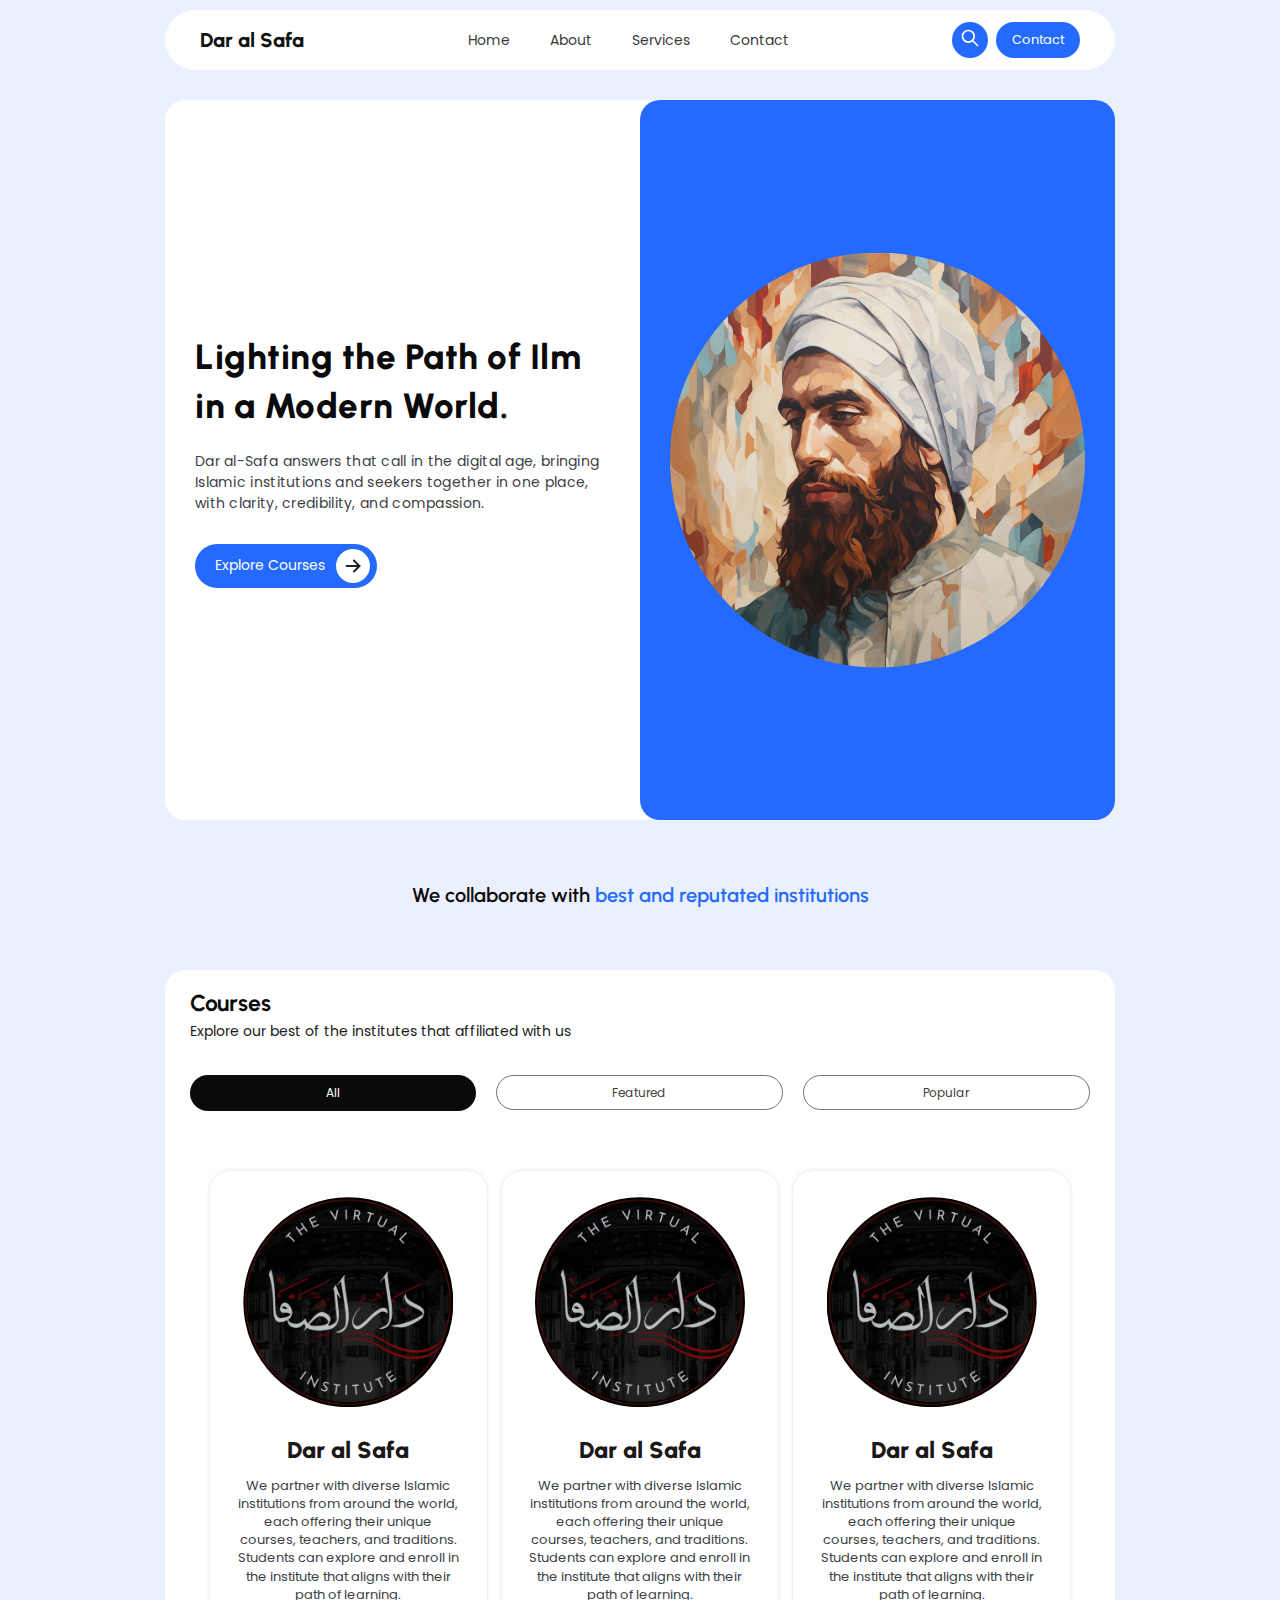
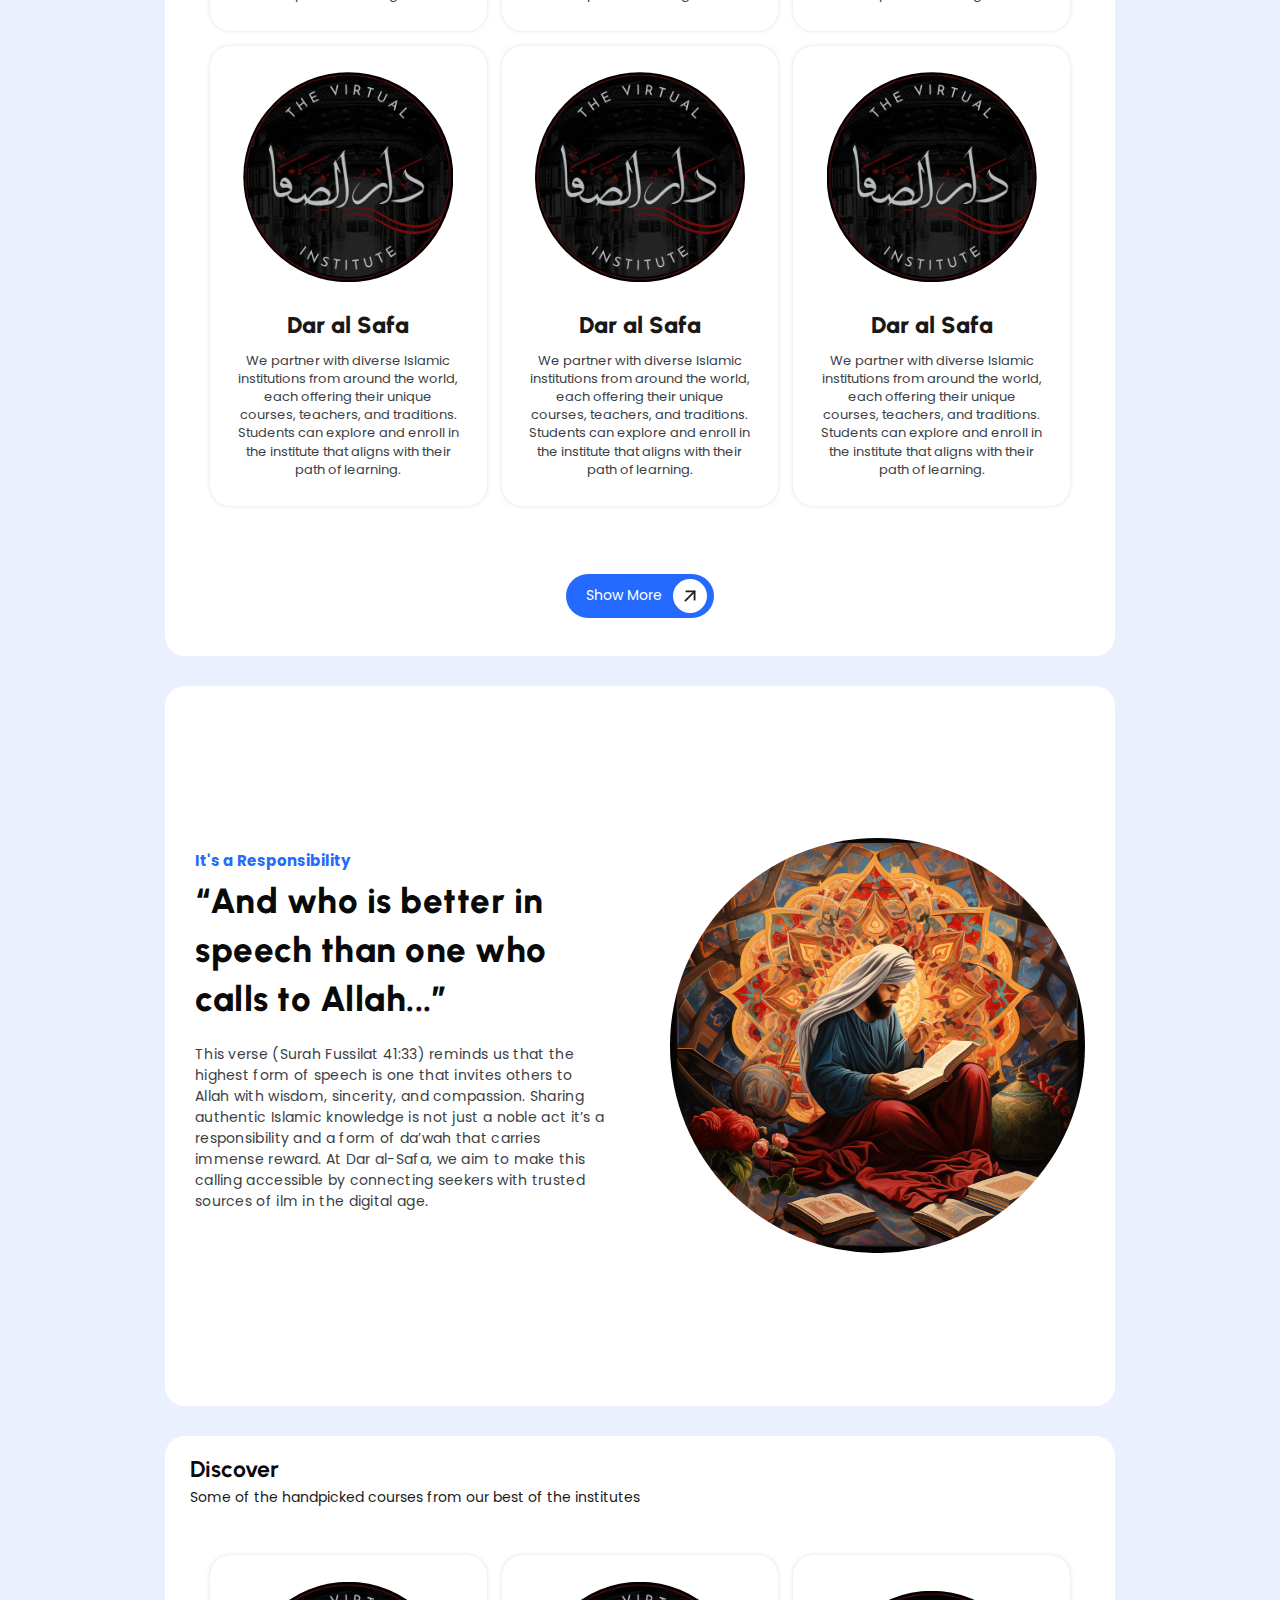
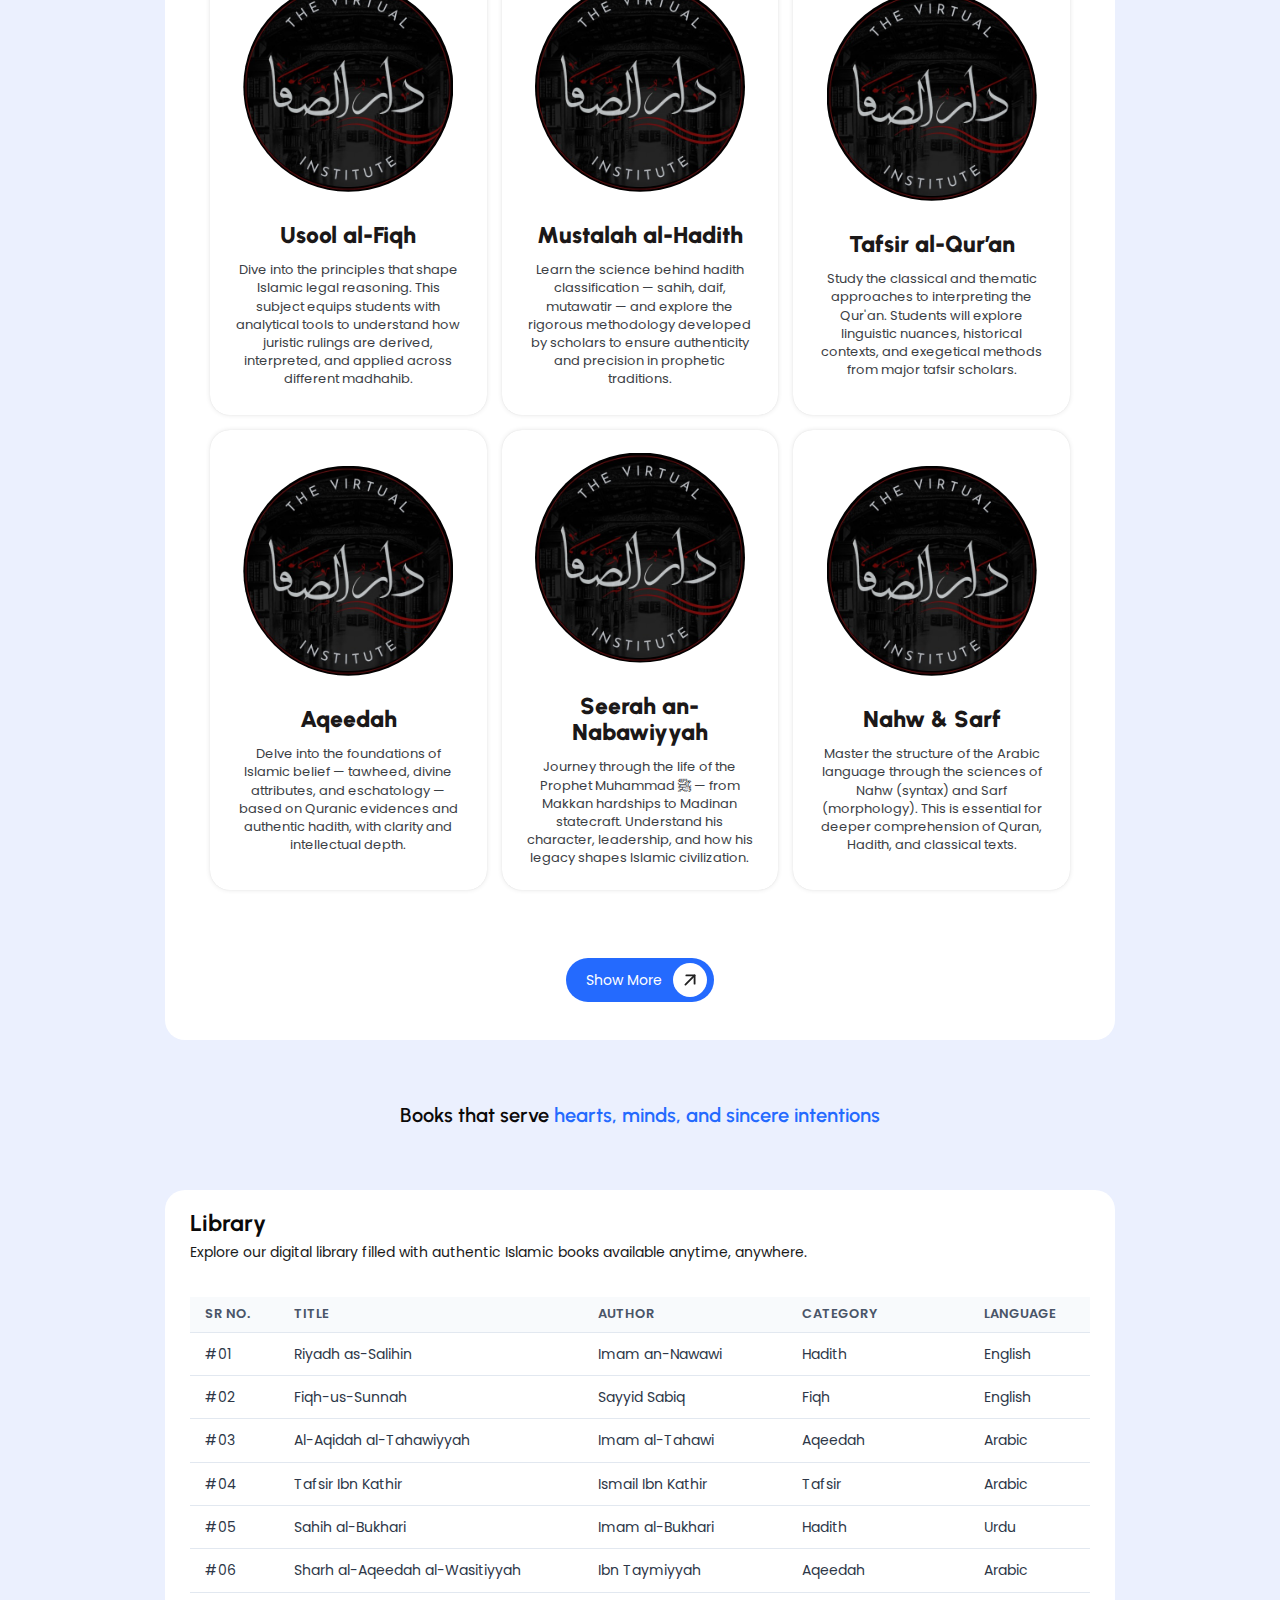
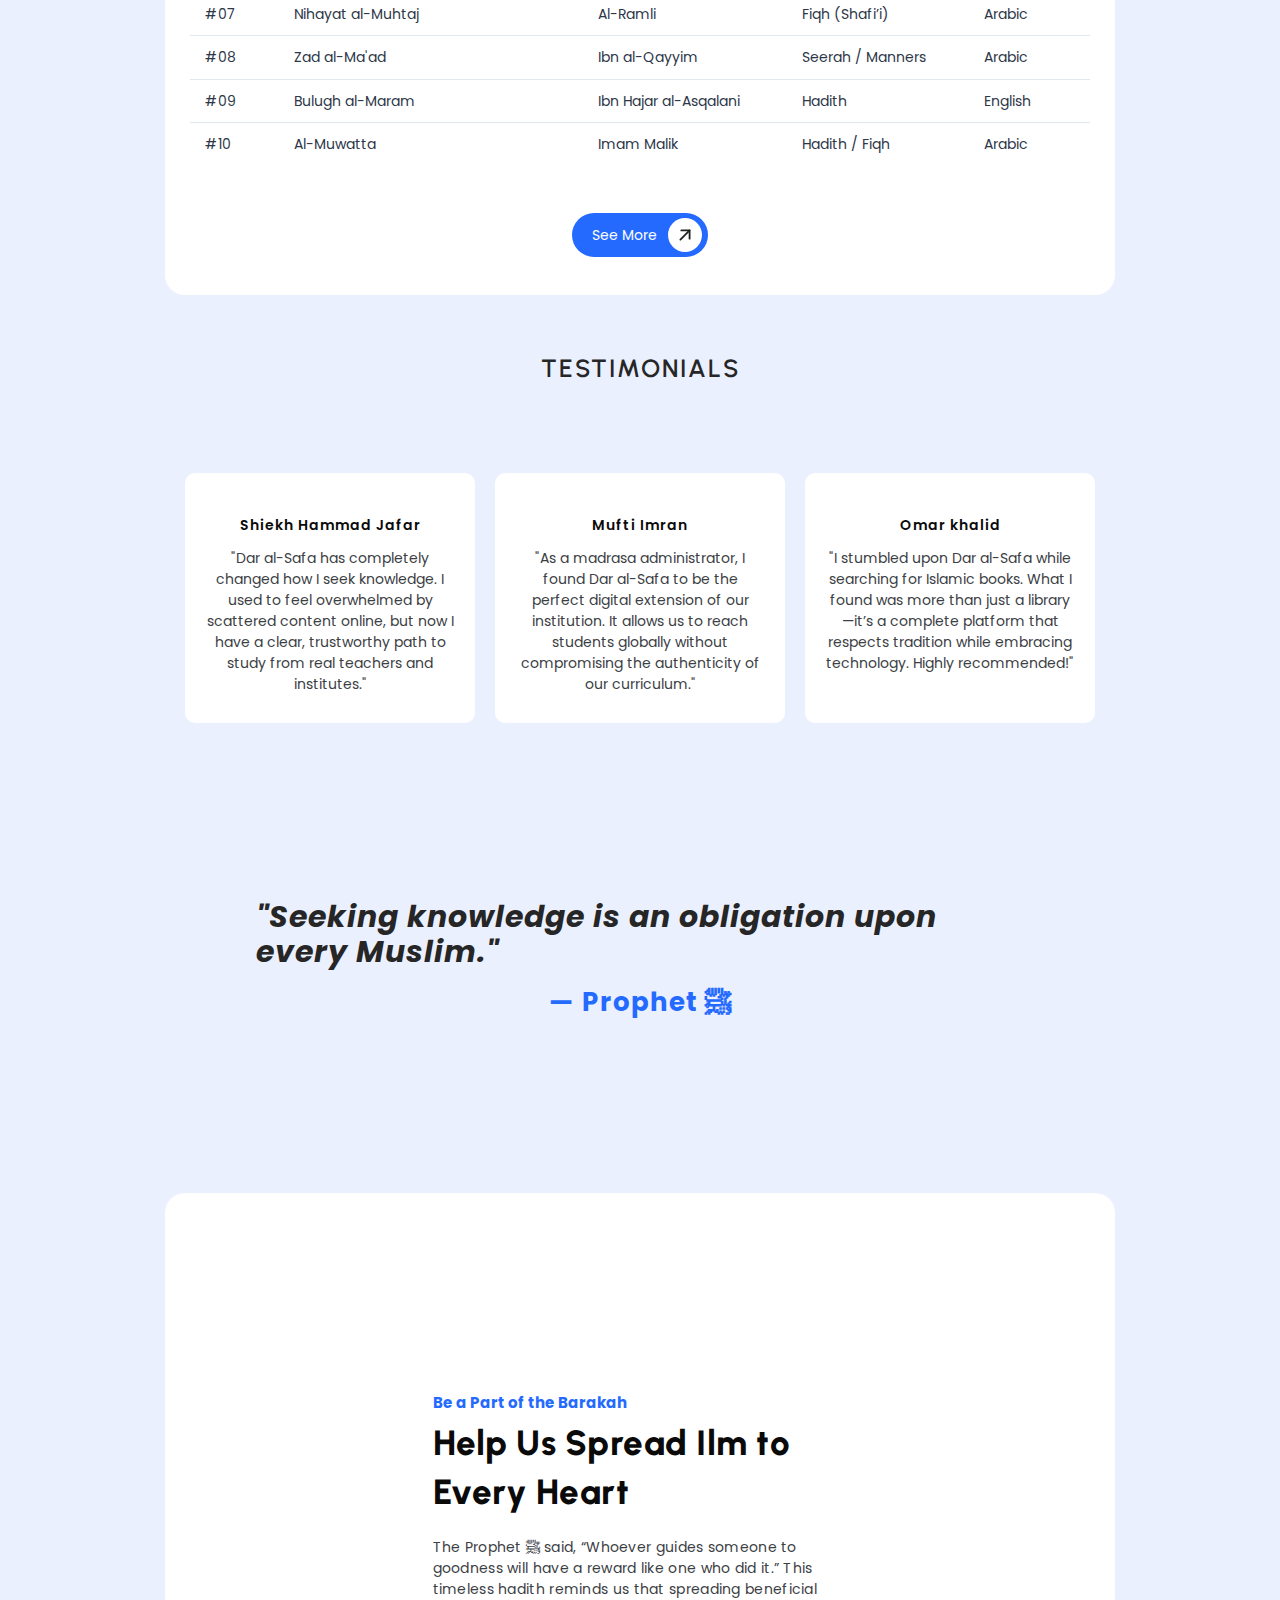
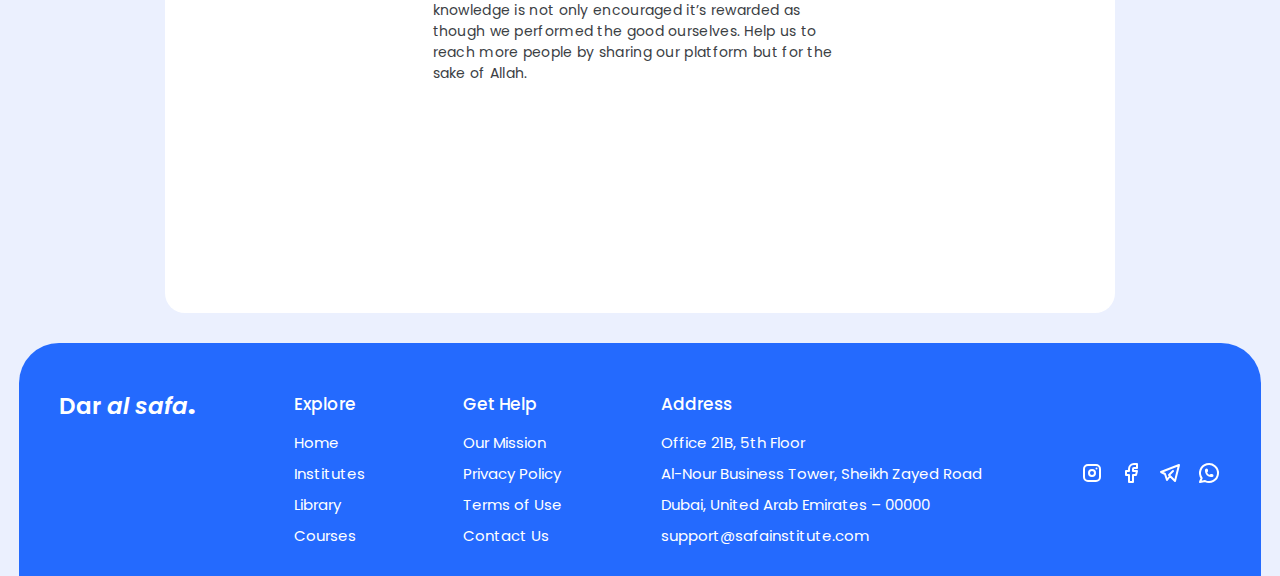
<file: index.html>
<!DOCTYPE html>
<html lang="en">

<head>
    <meta charset="UTF-8">
    <meta name="viewport" content="width=device-width, initial-scale=1.0">
    <title>Document</title>
    <link rel="preconnect" href="https://fonts.googleapis.com">
    <link rel="preconnect" href="https://fonts.gstatic.com" crossorigin>
    <link
        href="https://fonts.googleapis.com/css2?family=Poppins:ital,wght@0,100;0,200;0,300;0,400;0,500;0,600;0,700;0,800;0,900;1,100;1,200;1,300;1,400;1,500;1,600;1,700;1,800;1,900&family=Urbanist:ital,wght@0,100..900;1,100..900&display=swap"
        rel="stylesheet">
    <link rel="stylesheet" href="./assets/css/normalize.css">
    <link rel="stylesheet" href="./assets/css/style.css">
</head>

<body>

    <header>
        <div class="container header-container">
            <nav>
                <a href="#!" class="hide-lg nav-btn icon">
                    <svg xmlns="http://www.w3.org/2000/svg" width="20" height="20" viewBox="0 0 24 24" fill="none"
                        stroke="currentColor" stroke-width="2" stroke-linecap="round" stroke-linejoin="round">
                        <path stroke="none" d="M0 0h24v24H0z" fill="none" />
                        <path d="M4 8l16 0" />
                        <path d="M4 16l16 0" />
                    </svg>
                </a>
                <div class="logo">
                    <a href="#">Dar al Safa</a>
                </div>
                <ul class="hide-md">
                    <li><a href="#">Home</a></li>
                    <li><a href="#">About</a></li>
                    <li><a href="#">Services</a></li>
                    <li><a href="#">Contact</a></li>
                </ul>
                <div class="nav-btns">
                    <a href="#!" class="nav-btn icon">
                        <svg xmlns="http://www.w3.org/2000/svg" width="20" height="20" viewBox="0 0 24 24" fill="none"
                            stroke="currentColor" stroke-width="2" stroke-linecap="round" stroke-linejoin="round"
                            class="icon icon-tabler icons-tabler-outline icon-tabler-search">
                            <path stroke="none" d="M0 0h24v24H0z" fill="none" />
                            <path d="M10 10m-7 0a7 7 0 1 0 14 0a7 7 0 1 0 -14 0" />
                            <path d="M21 21l-6 -6" />
                        </svg>
                    </a>

                    <a href="#!" class="hide-md nav-btn">Contact</a>


                </div>
            </nav>
        </div>
    </header>

    <main>
        <div class="container">
            <div class="hero hero-primary">
                <div class="content">
                    <h1>Lighting the Path of Ilm in a Modern World.</h1>
                    <p>Dar al-Safa answers that call in the digital age, bringing Islamic institutions and seekers
                        together
                        in one place, with clarity, credibility, and compassion.</p>
                    <a href="#!" class="btn">Explore Courses <svg xmlns="http://www.w3.org/2000/svg" width="20"
                            height="20" viewBox="0 0 24 24" fill="none" stroke="currentColor" stroke-width="2"
                            stroke-linecap="round" stroke-linejoin="round">
                            <path stroke="none" d="M0 0h24v24H0z" fill="none" />
                            <path d="M5 12l14 0" />
                            <path d="M13 18l6 -6" />
                            <path d="M13 6l6 6" />
                        </svg></a>
                </div>
                <div class="content">
                    <div class="img-container"><img src="./assets/img/art-8396367_1280.png" alt=""></div>
                </div>
                <!-- <div class="content">
                    <h1>Lighting the Path of Ilm in a Modern World</h1>
                    <p>Dar al-Safa answers that call in the digital age, bringing Islamic institutions and seekers
                        together
                        in one place, with clarity, credibility, and compassion.</p>
                    <a href="#!" class="btn">Explore <svg xmlns="http://www.w3.org/2000/svg" width="20" height="20"
                            viewBox="0 0 24 24" fill="none" stroke="currentColor" stroke-width="2"
                            stroke-linecap="round" stroke-linejoin="round">
                            <path stroke="none" d="M0 0h24v24H0z" fill="none" />
                            <path d="M5 12l14 0" />
                            <path d="M13 18l6 -6" />
                            <path d="M13 6l6 6" />
                        </svg></a>
                </div> -->
            </div>

            <div class="partener-section">
                <p>We collaborate with <span>best and reputated institutions</span></p>
            </div>

            <div class="course-section">
                <div class="text-content">
                    <h3>Courses</h3>
                    <p>Explore our best of the institutes that affiliated with us</p>
                    <div class="tabs">
                        <a href="#!" class="tab active">All</a>
                        <a href="#!" class="tab">Featured</a>
                        <a href="#!" class="tab">Popular</a>
                    </div>
                    <div class="grid-container">
                        <div class="grid-card course-card">
                            <div class="icon">
                                <img src="./assets/img/WhatsApp Image 2025-06-18 at 20.30.54_c7595ef1.jpg" alt="">
                            </div>
                            <div class="text-content">
                                <h2>Dar al Safa</h2>
                                <p class="hide-md">
                                    We partner with diverse Islamic institutions from around the world, each offering
                                    their
                                    unique courses, teachers, and traditions. Students can explore and enroll in the
                                    institute that aligns with their path of learning.
                                </p>
                                <p class="hide-lg">On Salaf Manhaj located in Pakistan. Since 2025</p>
                            </div>
                        </div>
                        <div class="grid-card course-card">
                            <div class="icon">
                                <img src="./assets/img/WhatsApp Image 2025-06-18 at 20.30.54_c7595ef1.jpg" alt="">
                            </div>
                            <div class="text-content">
                                <h2>Dar al Safa</h2>
                                <p class="hide-md">
                                    We partner with diverse Islamic institutions from around the world, each offering
                                    their
                                    unique courses, teachers, and traditions. Students can explore and enroll in the
                                    institute that aligns with their path of learning.
                                </p>
                                <p class="hide-lg">On Salaf Manhaj located in Pakistan. Since 2025</p>
                            </div>
                        </div>
                        <div class="grid-card course-card">
                            <div class="icon">
                                <img src="./assets/img/WhatsApp Image 2025-06-18 at 20.30.54_c7595ef1.jpg" alt="">
                            </div>
                            <div class="text-content">
                                <h2>Dar al Safa</h2>
                                <p class="hide-md">
                                    We partner with diverse Islamic institutions from around the world, each offering
                                    their
                                    unique courses, teachers, and traditions. Students can explore and enroll in the
                                    institute that aligns with their path of learning.
                                </p>
                                <p class="hide-lg">On Salaf Manhaj located in Pakistan. Since 2025</p>
                            </div>
                        </div>
                        <div class="grid-card course-card">
                            <div class="icon">
                                <img src="./assets/img/WhatsApp Image 2025-06-18 at 20.30.54_c7595ef1.jpg" alt="">
                            </div>
                            <div class="text-content">
                                <h2>Dar al Safa</h2>
                                <p class="hide-md">
                                    We partner with diverse Islamic institutions from around the world, each offering
                                    their
                                    unique courses, teachers, and traditions. Students can explore and enroll in the
                                    institute that aligns with their path of learning.
                                </p>
                                <p class="hide-lg">On Salaf Manhaj located in Pakistan. Since 2025</p>
                            </div>
                        </div>
                        <div class="grid-card course-card">
                            <div class="icon">
                                <img src="./assets/img/WhatsApp Image 2025-06-18 at 20.30.54_c7595ef1.jpg" alt="">
                            </div>
                            <div class="text-content">
                                <h2>Dar al Safa</h2>
                                <p class="hide-md">
                                    We partner with diverse Islamic institutions from around the world, each offering
                                    their
                                    unique courses, teachers, and traditions. Students can explore and enroll in the
                                    institute that aligns with their path of learning.
                                </p>
                                <p class="hide-lg">On Salaf Manhaj located in Pakistan. Since 2025</p>
                            </div>
                        </div>
                        <div class="grid-card course-card">
                            <div class="icon">
                                <img src="./assets/img/WhatsApp Image 2025-06-18 at 20.30.54_c7595ef1.jpg" alt="">
                            </div>
                            <div class="text-content">
                                <h2>Dar al Safa</h2>
                                <p class="hide-md">
                                    We partner with diverse Islamic institutions from around the world, each offering
                                    their
                                    unique courses, teachers, and traditions. Students can explore and enroll in the
                                    institute that aligns with their path of learning.
                                </p>
                                <p class="hide-lg">On Salaf Manhaj located in Pakistan. Since 2025</p>
                            </div>
                        </div>
                    </div>
                    <div class="show-more-container">
                        <a href="#!" class="btn secondary-btn">Show More <svg xmlns="http://www.w3.org/2000/svg"
                                width="20" height="20" viewBox="0 0 24 24" fill="none" stroke="currentColor"
                                stroke-width="2" stroke-linecap="round" stroke-linejoin="round">
                                <path stroke="none" d="M0 0h24v24H0z" fill="none" />
                                <path d="M17 7l-10 10" />
                                <path d="M8 7l9 0l0 9" />
                            </svg></a>
                    </div>
                </div>
            </div>
            <div class="hero hero-secondary">
                <div class="content">
                    <h4>It's a Responsibility</h4>
                    <h1>“And who is better in speech than one who calls to Allah...”</h1>
                    <p>This verse (Surah Fussilat 41:33) reminds us that the highest form of speech is one that invites
                        others to Allah with wisdom, sincerity, and compassion. Sharing authentic Islamic knowledge is
                        not just a noble act it’s a responsibility and a form of da’wah that carries immense reward. At
                        Dar al-Safa, we aim to make this calling accessible by connecting seekers with trusted sources
                        of ilm in the digital age.</p>
                </div>
                <div class="content hide-md">
                    <div class="img-container"><img src="./assets/img/ai-generated-8429477_1280.png" alt=""></div>
                </div>
            </div>

            <div class="course-section">
                <div class="text-content">
                    <h3>Discover</h3>
                    <p>Some of the handpicked courses from our best of the institutes</p>
                    <br><br>
                    <div class="grid-container">
                        <!-- 1: Usool al-Fiqh -->
                        <div class="grid-card course-card">
                            <div class="icon">
                                <img src="./assets/img/WhatsApp Image 2025-06-18 at 20.30.54_c7595ef1.jpg" alt="">
                            </div>
                            <div class="text-content">
                                <h2>Usool al-Fiqh</h2>
                                <p class="hide-md">
                                    Dive into the principles that shape Islamic legal reasoning. This subject equips
                                    students with analytical tools to understand how juristic rulings are derived,
                                    interpreted, and applied across different madhahib.
                                </p>
                                <p class="hide-lg">Principles of Islamic jurisprudence. Essential for legal analysis.
                                </p>
                            </div>
                        </div>

                        <!-- 2: Mustalah al-Hadith -->
                        <div class="grid-card course-card">
                            <div class="icon">
                                <img src="./assets/img/WhatsApp Image 2025-06-18 at 20.30.54_c7595ef1.jpg" alt="">
                            </div>
                            <div class="text-content">
                                <h2>Mustalah al-Hadith</h2>
                                <p class="hide-md">
                                    Learn the science behind hadith classification — sahih, daif, mutawatir — and
                                    explore the rigorous methodology developed by scholars to ensure authenticity and
                                    precision in prophetic traditions.
                                </p>
                                <p class="hide-lg">Science of hadith classification and authenticity checks.</p>
                            </div>
                        </div>

                        <!-- 3: Tafsir al-Qur’an -->
                        <div class="grid-card course-card">
                            <div class="icon">
                                <img src="./assets/img/WhatsApp Image 2025-06-18 at 20.30.54_c7595ef1.jpg" alt="">
                            </div>
                            <div class="text-content">
                                <h2>Tafsir al-Qur’an</h2>
                                <p class="hide-md">
                                    Study the classical and thematic approaches to interpreting the Qur'an. Students
                                    will explore linguistic nuances, historical contexts, and exegetical methods from
                                    major tafsir scholars.
                                </p>
                                <p class="hide-lg">Exploring the Qur'an’s meanings through scholarly commentary.</p>
                            </div>
                        </div>

                        <!-- 4: Aqeedah -->
                        <div class="grid-card course-card">
                            <div class="icon">
                                <img src="./assets/img/WhatsApp Image 2025-06-18 at 20.30.54_c7595ef1.jpg" alt="">
                            </div>
                            <div class="text-content">
                                <h2>Aqeedah</h2>
                                <p class="hide-md">
                                    Delve into the foundations of Islamic belief — tawheed, divine attributes, and
                                    eschatology — based on Quranic evidences and authentic hadith, with clarity and
                                    intellectual depth.
                                </p>
                                <p class="hide-lg">Core beliefs of Islam explained with clarity and evidence.</p>
                            </div>
                        </div>

                        <!-- 5: Seerah an-Nabawiyyah -->
                        <div class="grid-card course-card">
                            <div class="icon">
                                <img src="./assets/img/WhatsApp Image 2025-06-18 at 20.30.54_c7595ef1.jpg" alt="">
                            </div>
                            <div class="text-content">
                                <h2>Seerah an-Nabawiyyah</h2>
                                <p class="hide-md">
                                    Journey through the life of the Prophet Muhammad ﷺ — from Makkan hardships to
                                    Madinan statecraft. Understand his character, leadership, and how his legacy shapes
                                    Islamic civilization.
                                </p>
                                <p class="hide-lg">Study of the Prophet’s ﷺ life, character, and mission.</p>
                            </div>
                        </div>

                        <!-- 6: Nahw & Sarf -->
                        <div class="grid-card course-card">
                            <div class="icon">
                                <img src="./assets/img/WhatsApp Image 2025-06-18 at 20.30.54_c7595ef1.jpg" alt="">
                            </div>
                            <div class="text-content">
                                <h2>Nahw & Sarf</h2>
                                <p class="hide-md">
                                    Master the structure of the Arabic language through the sciences of Nahw (syntax)
                                    and Sarf (morphology). This is essential for deeper comprehension of Quran, Hadith,
                                    and classical texts.
                                </p>
                                <p class="hide-lg">Arabic grammar and morphology for deeper text understanding.</p>
                            </div>
                        </div>
                    </div>
                    <div class="show-more-container">
                        <a href="#!" class="btn secondary-btn">Show More <svg xmlns="http://www.w3.org/2000/svg"
                                width="20" height="20" viewBox="0 0 24 24" fill="none" stroke="currentColor"
                                stroke-width="2" stroke-linecap="round" stroke-linejoin="round">
                                <path stroke="none" d="M0 0h24v24H0z" fill="none" />
                                <path d="M17 7l-10 10" />
                                <path d="M8 7l9 0l0 9" />
                            </svg></a>
                    </div>
                </div>
            </div>

            <div class="partener-section">
                <p>Books that serve <span>hearts, minds, and sincere intentions</span></p>
            </div>

            <div class="library-section">
                <div class="text-content">
                    <h3>Library</h3>
                    <p>Explore our digital library filled with authentic Islamic books available anytime, anywhere.</p>
                </div>
                <div class="table-container">
                    <table>
                        <thead>
                            <tr>
                                <th>Sr no.</th>
                                <th>Title</th>
                                <th>Author</th>
                                <th>Category</th>
                                <th>Language</th>
                            </tr>
                        </thead>
                        <tbody>
                            <tr>
                                <td class="text-light">#01</td>
                                <td><a href="#!">Riyadh as-Salihin</a></td>
                                <td>Imam an-Nawawi</td>
                                <td>Hadith</td>
                                <td>English</td>
                            </tr>
                            <tr>
                                <td class="text-light">#02</td>
                                <td><a href="#!">Fiqh-us-Sunnah</a></td>
                                <td>Sayyid Sabiq</td>
                                <td>Fiqh</td>
                                <td>English</td>
                            </tr>
                            <tr>
                                <td class="text-light">#03</td>
                                <td><a href="#!">Al-Aqidah al-Tahawiyyah</a></td>
                                <td>Imam al-Tahawi</td>
                                <td>Aqeedah</td>
                                <td>Arabic</td>
                            </tr>
                            <tr>
                                <td class="text-light">#04</td>
                                <td><a href="#!">Tafsir Ibn Kathir</a></td>
                                <td>Ismail Ibn Kathir</td>
                                <td>Tafsir</td>
                                <td>Arabic</td>
                            </tr>
                            <tr>
                                <td class="text-light">#05</td>
                                <td><a href="#!">Sahih al-Bukhari</a></td>
                                <td>Imam al-Bukhari</td>
                                <td>Hadith</td>
                                <td>Urdu</td>
                            </tr>
                            <tr>
                                <td class="text-light">#06</td>
                                <td><a href="#!">Sharh al-Aqeedah al-Wasitiyyah</a></td>
                                <td>Ibn Taymiyyah</td>
                                <td>Aqeedah</td>
                                <td>Arabic</td>
                            </tr>
                            <tr>
                                <td class="text-light">#07</td>
                                <td><a href="#!">Nihayat al-Muhtaj</a></td>
                                <td>Al-Ramli</td>
                                <td>Fiqh (Shafi’i)</td>
                                <td>Arabic</td>
                            </tr>
                            <tr>
                                <td class="text-light">#08</td>
                                <td><a href="#!">Zad al-Ma'ad</a></td>
                                <td>Ibn al-Qayyim</td>
                                <td>Seerah / Manners</td>
                                <td>Arabic</td>
                            </tr>
                            <tr>
                                <td class="text-light">#09</td>
                                <td><a href="#!">Bulugh al-Maram</a></td>
                                <td>Ibn Hajar al-Asqalani</td>
                                <td>Hadith</td>
                                <td>English</td>
                            </tr>
                            <tr>
                                <td class="text-light">#10</td>
                                <td><a href="#!">Al-Muwatta</a></td>
                                <td>Imam Malik</td>
                                <td>Hadith / Fiqh</td>
                                <td>Arabic</td>
                            </tr>
                        </tbody>
                    </table>
                </div>
                <div class="show-more-container">
                    <a href="#!" class="btn secondary-btn">See More <svg xmlns="http://www.w3.org/2000/svg" width="20"
                            height="20" viewBox="0 0 24 24" fill="none" stroke="currentColor" stroke-width="2"
                            stroke-linecap="round" stroke-linejoin="round">
                            <path stroke="none" d="M0 0h24v24H0z" fill="none" />
                            <path d="M17 7l-10 10" />
                            <path d="M8 7l9 0l0 9" />
                        </svg></a>
                </div>
            </div>
            <!-- 
            <div class="feature-section" id="#about">
                <div class="feature-card">
                    <div class="icon">
                        <img src="./assets/img/virtual-7071998_1280.png" alt="">
                    </div>
                    <h2>Institutes</h2>
                    <p>
                        We partner with diverse Islamic institutions from around the world, each offering their
                        unique courses, teachers, and traditions. Students can explore and enroll in the
                        institute that aligns with their path of learning.
                    </p>
                </div>

                <div class="feature-card">
                    <div class="icon">
                        <img src="./assets/img/hat-1674894_1280.png" alt="">
                    </div>
                    <h2>Certifications</h2>
                    <p>
                        Earn recognized certificates from partnered Islamic institutes upon successful course
                        completion. These certificates reflect your commitment to learning and can support your
                        academic or professional journey in Islamic studies.
                    </p>
                </div>

                <div class="feature-card">
                    <div class="icon">
                        <img src="./assets/img/books-5618869_1280.png" alt="">
                    </div>
                    <h2>Digital Library</h2>
                    <p>
                        Access a rich digital library filled with authentic Islamic books available anytime,
                        anywhere. Whether you're a beginner or an advanced seeker, you'll find knowledge at your
                        fingertips. Learn through well organized and trustworthy resources.
                    </p>
                </div>
            </div>
        </div> -->

        </div>

        <section class="testimonials">
            <div class="container">
                <h2 class="heading text-center">testimonials</h2>
                <div class="products">
                    <div class="product-card">
                        <div class="testimonial-pic"
                            style="background-image: url(https://randomuser.me/api/portraits/men/1.jpg);"></div>
                        <h3>Shiekh Hammad Jafar</h3>
                        <p>"Dar al-Safa has completely changed how I seek knowledge. I used to feel overwhelmed by
                            scattered content online, but now I have a clear, trustworthy path to study from real
                            teachers and institutes."</p>
                    </div>
                    <div class="product-card">
                        <div class="testimonial-pic"
                            style="background-image: url(https://randomuser.me/api/portraits/men/2.jpg);"></div>
                        <h3>Mufti Imran</h3>
                        <p>"As a madrasa administrator, I found Dar al-Safa to be the perfect digital extension of
                            our
                            institution. It allows us to reach students globally without compromising the
                            authenticity
                            of our curriculum."</p>
                    </div>
                    <div class="product-card">
                        <div class="testimonial-pic"
                            style="background-image: url(https://randomuser.me/api/portraits/men/3.jpg);"></div>
                        <h3>Omar khalid</h3>
                        <p>"I stumbled upon Dar al-Safa while searching for Islamic books. What I found was more
                            than
                            just a library—it’s a complete platform that respects tradition while embracing
                            technology.
                            Highly recommended!"</p>
                    </div>
                </div>
            </div>
        </section>

        <div class="quote">
            <p>"Seeking knowledge is an obligation upon every Muslim."</p>
            <span> — Prophet ﷺ</span>
        </div>

        <div class="container">
            <div class="hero hero-secondary">
                <div class="content hide-lg">
                    <div class="img-container"><img src="./assets/img/allah-7579142_1280.jpg" alt=""></div>
                </div>
                <div class="content">
                    <h4>Be a Part of the Barakah</h4>
                    <h1>Help Us Spread Ilm to Every Heart</h1>
                    <p>The Prophet ﷺ said, “Whoever guides someone to goodness will have a reward like one who did it.”
                        This timeless hadith reminds us that spreading beneficial knowledge is not only encouraged
                        it’s rewarded as though we performed the good ourselves. Help us to reach more people by sharing
                        our platform but for the sake of Allah.</p>
                </div>
            </div>
        </div>


    </main>

    <!-- Footer Starts -->
    <footer>
        <div class="footer-container"><a href="#!/" class="logo">Dar <i>al safa</i><b>.</b></a>
            <ul>
                <li class="footer-heading">Explore</li>
                <li><a href="#!">Home</a></li>
                <li><a href="#!">Institutes</a></li>
                <li><a href="#!">Library</a></li>
                <li><a href="#!">Courses</a></li>
            </ul>

            <ul>
                <li class="footer-heading">Get Help</li>
                <li><a href="#!">Our Mission</a></li>
                <li><a href="#!">Privacy Policy</a></li>
                <li><a href="#!">Terms of Use</a></li>
                <li><a href="#!">Contact Us</a></li>
            </ul>
            <ul>
                <li class="footer-heading">Address</li>
                <li>Office 21B, 5th Floor</li>
                <li>Al-Nour Business Tower, Sheikh Zayed Road</li>
                <li>Dubai, United Arab Emirates – 00000</li>
                <li><a href="mailto:support@safainstitute.com">support@safainstitute.com</a></li>
            </ul>
            <div class="social">
                <a href="#!">
                    <svg xmlns="http://www.w3.org/2000/svg" width="24" height="24" viewBox="0 0 24 24" fill="none"
                        stroke="currentColor" stroke-width="2" stroke-linecap="round" stroke-linejoin="round">
                        <path stroke="none" d="M0 0h24v24H0z" fill="none" />
                        <path d="M4 4m0 4a4 4 0 0 1 4 -4h8a4 4 0 0 1 4 4v8a4 4 0 0 1 -4 4h-8a4 4 0 0 1 -4 -4z" />
                        <path d="M12 12m-3 0a3 3 0 1 0 6 0a3 3 0 1 0 -6 0" />
                        <path d="M16.5 7.5l0 .01" />
                    </svg>
                </a>
                <a href="#!">
                    <svg xmlns="http://www.w3.org/2000/svg" width="24" height="24" viewBox="0 0 24 24" fill="none"
                        stroke="currentColor" stroke-width="2" stroke-linecap="round" stroke-linejoin="round">
                        <path stroke="none" d="M0 0h24v24H0z" fill="none" />
                        <path d="M7 10v4h3v7h4v-7h3l1 -4h-4v-2a1 1 0 0 1 1 -1h3v-4h-3a5 5 0 0 0 -5 5v2h-3" />
                    </svg>
                </a>
                <a href="#!">
                    <svg xmlns="http://www.w3.org/2000/svg" width="24" height="24" viewBox="0 0 24 24" fill="none"
                        stroke="currentColor" stroke-width="2" stroke-linecap="round" stroke-linejoin="round">
                        <path stroke="none" d="M0 0h24v24H0z" fill="none" />
                        <path d="M15 10l-4 4l6 6l4 -16l-18 7l4 2l2 6l3 -4" />
                    </svg>
                </a>
                <a href="#!">
                    <svg xmlns="http://www.w3.org/2000/svg" width="24" height="24" viewBox="0 0 24 24" fill="none"
                        stroke="currentColor" stroke-width="2" stroke-linecap="round" stroke-linejoin="round">
                        <path stroke="none" d="M0 0h24v24H0z" fill="none" />
                        <path d="M3 21l1.65 -3.8a9 9 0 1 1 3.4 2.9l-5.05 .9" />
                        <path
                            d="M9 10a.5 .5 0 0 0 1 0v-1a.5 .5 0 0 0 -1 0v1a5 5 0 0 0 5 5h1a.5 .5 0 0 0 0 -1h-1a.5 .5 0 0 0 0 1" />
                    </svg>
                </a>
            </div>
        </div>
    </footer>


</body>

</html>
</file>
<file: assets/css/style.css>
:root {
    --accent: #246afe;
    --text: #0b0a0a;
    /* --background: #fafafa; */
    --background: #ebf0fe;
    --light: #fff;
}


* {
    margin: 0;
    padding: 0;
    box-sizing: border-box;
    /* background: #000 !important;
    color: #0f0 !important;
    outline: solid #f00 1px !important;
    border: 1px dotted red; */
}

html {
    font-size: 62.5%;
    scroll-behavior: smooth
}

body {
    font-family: "Poppins", serif;
    overflow-x: hidden;
    background: var(--background);
}

/* .dark {
    background: #121212;
    filter: invert(1) hue-rotate(180deg);
}

.dark iframe,
.dark img,
.dark html {
    filter: invert(1) hue-rotate(180deg) brightness(105%) contrast(105%);
} */

h1,
h2,
h3,
h4,
h5,
h6 {
    margin: 0;
    padding: 0;
    font-weight: 700
}

h1 {
    font-size: 3rem
}

h2 {
    font-size: 2.5rem
}

h3 {
    font-size: 2rem
}

h4 {
    font-size: 1.5rem
}

h5 {
    font-size: 1.25rem
}

h6 {
    font-size: 1rem
}

.row {
    display: flex;
    flex-wrap: wrap;
    margin-left: -15px;
    margin-right: -15px;
}

/* Column Classes */
[class*="col-"] {
    /* padding: 15px; */
    flex: 1;
}

.col-1 {
    flex: 0 0 8.33%;
    max-width: 8.33%;
}

.col-2 {
    flex: 0 0 16.66%;
    max-width: 16.66%;
}

.col-3 {
    flex: 0 0 25%;
    max-width: 25%;
}

.col-4 {
    flex: 0 0 33.33%;
    max-width: 33.33%;
}

.col-5 {
    flex: 0 0 41.66%;
    max-width: 41.66%;
}

.col-6 {
    flex: 0 0 50%;
    max-width: 50%;
}

.col-7 {
    flex: 0 0 58.33%;
    max-width: 58.33%;
}

.col-8 {
    flex: 0 0 66.66%;
    max-width: 66.66%;
}

.col-9 {
    flex: 0 0 75%;
    max-width: 75%;
}

.col-10 {
    flex: 0 0 83.33%;
    max-width: 83.33%;
}

.col-11 {
    flex: 0 0 91.66%;
    max-width: 91.66%;
}

.col-12 {
    flex: 0 0 100%;
    max-width: 100%;
}

.hide {
    display: none !important
}

.hide-lg {
    display: none !important;
}

.text-left {
    text-align: left !important;
}

.text-bold {
    font-weight: bold !important;
}

.heading {
    color: #262626;
    letter-spacing: 2px;
    font-weight: 600;
    text-transform: uppercase;
    line-height: 1.9;
    margin: 5rem 0;
    font-family: "Urbanist", sans-serif;
}

.heading span {
    font-size: 3rem;
    font-weight: bold;
    color: var(--accent);
}

.text-center {
    text-align: center;
}

.responsive-img {
    max-width: 100%;
    height: auto;
    display: block;
}

.img-container {
    position: relative;
    width: 100%;
    overflow: hidden;
}

.img-container img {
    width: 100%;
    height: 100%;
    object-fit: cover;
    display: block;
}

.container {
    width: 95%;
    max-width: 950px;
    margin: 0 auto;
    /* padding: 0 15px; */
    box-sizing: border-box;
}

header {
    width: 100%;
}

nav {
    font-size: 1.4rem;
    height: 6rem;
    width: 100%;
    margin-top: 1rem;
    padding: 0 3.5rem;
    border-radius: 40rem;
    /* background: #161a1d; */
    background: var(--light);
    display: flex;
    align-items: center;
    justify-content: space-between;
}

nav ul {
    list-style-type: none;
    display: flex;
    align-items: center;
    gap: 4rem;
}

nav a {
    text-decoration: none;
}

nav ul a {
    transition: .2s;
    color: #3A3A3A;
    /* color: #e6e6e6; */
}

nav ul a:hover {
    /* color: #fff; */
    color: #000;
}

.logo {
    font-size: 2rem;
    font-weight: 800;
}

.logo a {
    font-family: "Urbanist", sans-serif;
    color: #121212;
    /* color: #fff; */
    text-decoration: none;
}

.nav-btns {
    display: flex;
    align-items: center;
    gap: .8rem;
}

.nav-btn,
.btn {
    background: var(--accent);
    color: var(--light);
    font-size: 1.3rem;
    padding: 1.1rem 1.6rem;
    border-radius: 8rem;
    text-decoration: none;
}

.nav-btn.icon {
    border-radius: 50%;
    padding: .6rem .8rem;
}

main {
    margin: 3rem 0;
}

.hero {
    width: 100%;
    height: 80vh;
    border-radius: 2rem;
    display: flex;
    align-items: center;
    justify-content: space-around;
    background: var(--light);
}

.hero .content {
    height: 100%;
    width: 50%;
    display: flex;
    align-items: flex-start;
    justify-content: center;
    flex-direction: column;
    padding: 0 3rem;
}

.hero-secondary {
    margin: 3rem 0;
}

.hero-primary .content:last-child {
    background-color: var(--accent);
    border-radius: 2rem;
    align-items: center;
    justify-content: center;
}

.hero .content h1 {
    font-family: "Urbanist", sans-serif;
    font-size: 3.5rem;
    font-weight: 800;
    margin-bottom: 1rem;
    line-height: 1.4;
    letter-spacing: .5px;
    color: var(--text);
}

.hero .content h4 {
    color: var(--accent);
    line-height: 1.6;
    margin-bottom: .4rem;
}

.hero .content p {
    font-size: 1.4rem;
    /* color: #e6e6e6; */
    color: #3b4044;
    margin: 1rem 0 3rem 0;
    letter-spacing: .3px;
    line-height: 1.5;
}

.secondary-btn,
.hero .content .btn {
    text-decoration: none;
    /* color: var(--text); */
    color: var(--light);
    /* background-color: var(--light); */
    font-size: 1.4rem;
    display: flex;
    align-items: center;
    gap: 1.1rem;
    padding: 0 .65rem 0 2rem;
    height: 4.4rem;
    border-radius: 8rem;
    transition: background-color .2s ease-in-out;
}

.btn svg {
    width: 3.4rem;
    height: 3.4rem;
    background: var(--light);
    border-radius: 50%;
    color: #202020;
    padding: .6rem;
}

.hero .content .img-container {
    width: 100%;
}

.hero .content img,
.course-card .icon img,
.feature-card .icon img {
    width: 100%;
    height: 100%;
    object-fit: cover;
    /* clip-path: polygon(35% 0, 100% 0%, 66% 100%, 0 100%); */
    clip-path: circle(50%);
}

.partener-section {
    height: 15rem;
    width: 100%;
    display: flex;
    align-items: center;
    justify-content: center;
    text-align: center;
    padding: 3rem 1.5rem;
}

.partener-section p {
    font-family: "Urbanist", sans-serif;
    font-weight: 600;
    font-size: 2rem;
    color: var(--text);
}

.partener-section p span {
    color: var(--accent);
}

.library-section,
.course-section {
    width: 100%;
    height: 100%;
    display: flex;
    align-items: flex-start;
    justify-content: center;
    flex-direction: column;
    padding: 2rem 2.5rem;
    background-color: var(--light);
    border-radius: 2rem;
}

.library-section h3,
.course-section h3 {
    font-family: "Urbanist", sans-serif;
    font-size: 2.3rem;
    color: var(--text);
}

.library-section p,
.course-section p {
    color: #1a1a1a;
    font-size: 1.4rem;
    margin: .7rem 0;
}

.tabs {
    display: flex;
    justify-content: center;
    align-items: center;
    width: 100%;
    gap: 2rem;
    margin: 3.5rem 0 4rem 0;
}

.tab {
    border: 1px solid #737373;
    color: #404040;
    border-radius: 40px;
    height: 3.5rem;
    width: 100%;
    display: flex;
    align-items: center;
    justify-content: center;
    text-decoration: none;
    font-size: 1.2rem;
}

.tab:hover {
    background: var(--text);
    color: var(--light);
    transition: background-color .2s ease-in-out;
}

.tab.active {
    border: none;
    height: 3.6rem;
    color: var(--light);
    background: var(--text);
}

.grid-container {
    display: grid;
    grid-template-columns: repeat(3, 1fr);
    gap: 1.5rem;
    padding: 2rem;
}

.course-card {
    box-shadow: rgba(0, 0, 0, 0.1) 0px 0px 5px 0px, rgba(0, 0, 0, 0.1) 0px 0px 1px 0px;
}

.show-more-container {
    height: 8rem;
    width: 100%;
    margin-top: 3rem;
    display: flex;
    align-items: center;
    justify-content: center;
}

.feature-section {
    height: 100%;
    width: 100%;
    margin: 3rem 0;
    padding: 0;
    display: flex;
    align-items: center;
    justify-content: space-between;
    gap: 2rem;
}

.course-card,
.feature-card {
    width: 100%;
    height: 46rem;
    border-radius: 2rem;
    background: var(--light);
    padding: 2rem;
    display: flex;
    align-items: center;
    justify-content: center;
    flex-direction: column;
    text-align: center;
}

.feature-card:hover {
    box-shadow: 0 4px 20px rgba(0, 0, 0, 0.1);
    transform: translateY(-10px);
    transition: transform 0.2s ease-in-out, box-shadow 0.2s ease-in-out;
}

.course-card .icon,
.feature-card .icon {
    width: 21rem;
    height: 21rem;
}

.course-card h2,
.feature-card h2 {
    font-family: "Urbanist", sans-serif;
    font-size: 2.3rem;
    font-weight: 900;
    margin: 3rem auto 1.3rem auto;
    color: var(--text);
    color: #1b1818;
}

.course-card p,
.feature-card p {
    font-size: 1.3rem;
    color: #3b4044;
    margin: 0 .5rem;
    line-height: 1.4;
}

.about-section {
    width: 100%;
    height: 100vh;
    align-items: center;
    /* background: #fcf6cf; */
    margin: 3rem 0;
    border-radius: 0;
    background-color: #000 !important;
}

.about-section .content {
    width: 100%;
}

.about-section .content img {
    max-height: 300px;
    max-width: 300px;
}


.about-section.hero .content:last-child {
    background-color: var(--text) !important;
}




.table-container {
    width: 100%;
    max-width: 960px;
    overflow-x: auto;
    margin-top: 3rem;
}

table {
    width: 100%;
    border-collapse: collapse;
}

th,
td {
    padding: 1rem 1.5rem;
    text-align: left;
    border-bottom: 1px solid #e2e8f0;
}

th {
    background-color: #f8fafc;
    font-weight: 600;
    color: #4a5568;
    text-transform: uppercase;
    font-size: 1.3rem;
    white-space: nowrap;
}

td {
    font-size: 1.4rem;
    color: #2d3748;
    line-height: 1.6;
}

td a {
    color: #2d3748;
    text-decoration: none;
}

td a:hover {
    text-decoration: underline;
}

td:nth-child(3),
td:nth-child(4) {
    white-space: nowrap;
}

tr:last-child td {
    border-bottom: none;
}

/* 
tr:hover {
    background-color: #f0f4f8;
} */


.products {
    display: grid;
    grid-template-columns: repeat(auto-fit, minmax(25rem, 1fr));
    gap: 2rem;
    padding: 20px;
    margin: 0 auto;
}

.product-card {
    height: 35rem;
    /* height: 35rem; */
    /* outline: 1px solid #333; */
    border-radius: 1rem;
    overflow: hidden;
    /* text-align: center; */
    transition: transform 0.3s;
    padding: .5rem .5rem 1rem .5rem;
    cursor: pointer;
}

.product-card:hover {
    background-color: #202020;
}

.product-card .card-img {
    height: 75%;
    width: 100%;
    border-radius: 2rem;
    overflow: hidden;
    margin-bottom: 1.9rem;
}

.product-card img {
    width: 100%;
    height: 100%;
    /* height: 82%; */
    object-fit: cover;
}

.product-card .ratings {
    color: #ffd500;
}

.product-card h3 {
    font-weight: 600;
    font-size: 1.4rem;
    margin: .2rem 0 .4rem 0;
    /* margin: 1rem 0 .4rem 0; */
    color: var(--text);
    line-height: 1.8;
    letter-spacing: 1px;
    line-break: auto;
}

.product-card span {
    font-weight: 600;
    font-size: 1.5rem;
    letter-spacing: 1.2px;
    color: #fff;
    /* color: #ffd500; */
}

.testimonials {
    width: 100vw;
    height: 100%;
}

.testimonials .product-card {
    position: relative;
    height: 25rem;
    background: #fff;
    padding: 3rem 2rem;
    overflow: visible;
    text-align: center;
    cursor: auto;
    margin: 1rem auto;
}

.testimonials .product-card h3 {
    margin-top: 1rem;
}

.testimonials .product-card p {
    color: #3b4044;
    font-size: 1.4rem;
    line-height: 1.5;
    margin: 1rem 0;
}

.testimonial-pic {
    position: absolute;
    top: -2.5rem;
    left: 50%;
    transform: translateX(-50%);
    height: 5.3rem;
    width: 5.3rem;
    border-radius: 50%;
    background-position: center;
    background-size: cover;
    background-position: no-repeat;
}

.quote {
    margin: 1rem auto;
    height: 40rem;
    width: 60%;
    display: flex;
    justify-content: center;
    align-items: center;
    flex-direction: column;
    font-weight: 700;
    gap: 1rem;
}

.quote p {
    font-size: 3rem;
    color: #262626;
    font-style: italic;
    letter-spacing: 1px;
}

.quote span {
    font-size: 2.6rem;
    color: var(--accent);
    line-height: 1.8;
    letter-spacing: 1px;
}

footer {
    height: auto;
    width: 97%;
    margin: 0 auto;
    color: var(--light);
    background: var(--accent);
    border-top-right-radius: 4rem;
    border-top-left-radius: 4rem;
}

.footer-container {
    padding: 5rem 4rem 2rem 4rem;
    height: 100%;
    width: 100%;
    display: flex;
    align-items: center;
    justify-content: space-between;
    gap: 3rem;
}

.footer-heading {
    color: var(--light);
    font-size: 1.7rem;
    font-weight: 500;
    margin-bottom: 1.5rem;
}

footer .logo {
    font-weight: 600;
    font-size: 2.3rem;
    align-self: flex-start;
}

footer a {
    text-decoration: none;
    color: var(--light);
}

footer ul {
    list-style-type: none;
    font-size: 1.5rem;
    line-height: 1.4;
    /* font-weight: 500; */
}

footer ul li {
    margin-bottom: 1rem;
}

footer ul li a:hover {
    text-decoration: underline;
}

.social {
    display: flex;
    align-items: center;
    justify-content: center;
    gap: 1.5rem;
}

@media (max-width: 768px) {
    .products {
        grid-template-columns: repeat(auto-fit, minmax(20rem, 1fr));
        padding: 10px;
    }

    .testimonials .product-card {
        height: 19rem;
    }
}


@media (max-width: 480px) {
    .products {
        grid-template-columns: repeat(2, 1fr);
    }

    .testimonials .products {
        grid-template-columns: 1fr;
    }

    .product-card {
        height: 26.8rem;
        cursor: none;
    }

    .product-card .card-img {
        height: 70%;
    }

    .product-card h3 {
        font-size: 1.3rem;
    }

    .product-card span {
        font-size: 1.35rem;
    }
}



/* Mobile styles go here */
@media (max-width: 768px) {

    body,
    html {
        overflow-x: hidden
    }

    .hide-lg {
        display: block !important;
    }

    .hide-md {
        display: none !important;
    }

    .header-container {
        width: 100%;
    }

    nav {
        border-radius: 0;
        margin-top: 0;
        padding: 1rem 1.8rem;
    }

    .nav-btn.icon {
        border-radius: 50%;
        padding: .7rem .9rem;
    }

    .hero {
        height: 100%;
        justify-content: center;
        flex-direction: column;
    }

    .hero-secondary {
        padding: 0 1rem;
    }

    .hero-secondary .content h1 {
        letter-spacing: normal;
    }

    .hero .content {
        width: 100%;
        padding: 3rem 1.5rem;
    }

    .course-section .grid-container {
        grid-template-columns: 1fr;
        padding: 0 !important;
    }

    .course-card {
        flex-direction: row-reverse;
        height: 12rem;
        padding: 1rem;
        text-align: unset;
    }

    .course-card .text-content {
        padding: 1rem;
        width: 65%;
        display: flex;
        align-items: flex-start;
        justify-content: center;
        flex-direction: column;
    }

    .course-card .icon {
        height: 90%;
        width: 35%;
    }

    .course-card .icon img {
        clip-path: none;
        border-radius: 1rem;
    }

    .course-card h2 {
        font-size: 1.6rem;
        margin: 0 0 .5rem 0;
    }

    .course-card p {
        font-size: 1.2rem;
        margin: 0 !important;
        line-height: normal;
        word-break: break-word;
        overflow-wrap: break-word;
    }

    .feature-section {
        padding: 0 1rem;
        flex-direction: column;
    }

    .feature-card {
        height: 48rem;
    }

    .feature-card h2 {
        margin-bottom: 1.7rem;
    }

    .feature-card p {
        font-size: 1.4rem;
    }


    .testimonials .product-card {
        width: 100%;
        height: 25rem;
    }

    .testimonials .product-card h3 {
        font-size: 1.5rem;
    }

    .quote {
        height: 100%;
        padding: 4rem 0;
        gap: 4rem;
    }

    .quote p {
        line-height: 1.7;
    }

    .footer-container {
        text-align: center;
        flex-direction: column;
        gap: 5rem;
    }

    footer .logo {
        align-self: center;
    }
}
</file>
